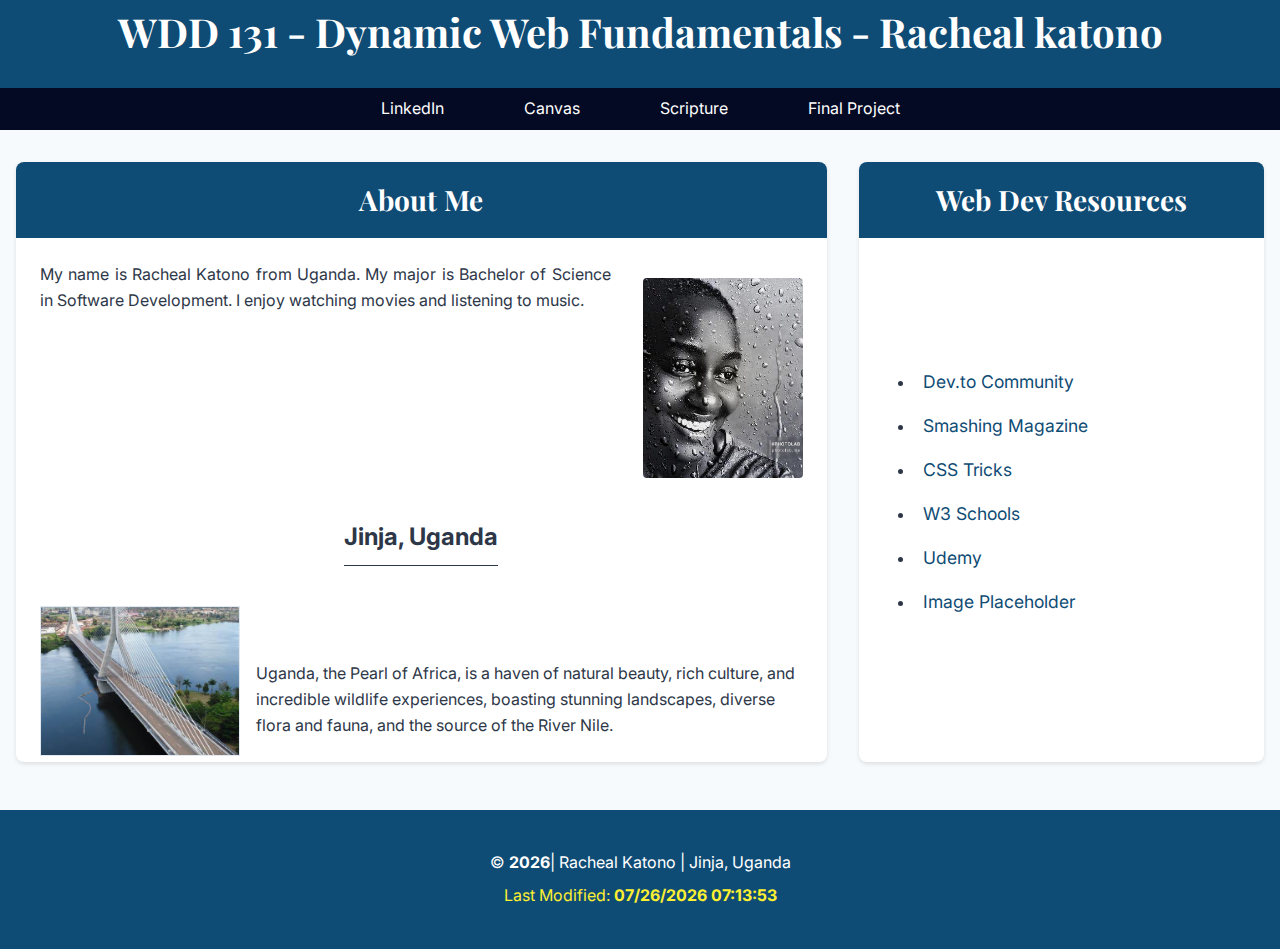
<file: index.html>
<!DOCTYPE html>
<html lang="en">

<head>
    <meta charset="UTF-8">
    <meta name="viewport" content="width=device-width, initial-scale=1.0">
    <meta name="description" content="WDD 131 - Dynamic Web Fundamentals - Learn the basics of dynamic web development with Racheal Katono. Explore resources, projects, and more.">
    <meta name="author" content="Racheal Katono">
    <title>WDD 131 - Dynamic Web Fundamentals - Racheal Katono</title>
    <link rel="preconnect" href="https://fonts.googleapis.com">
    <link rel="preconnect" href="https://fonts.gstatic.com" crossorigin>
    <link href="https://fonts.googleapis.com/css2?family=Inter:wght@400;500;600;700&family=Playfair+Display:wght@700&display=swap" rel="stylesheet">
    <link rel="stylesheet" href="styles/base.css">
    <script src="scripts/getdates.js" defer></script>
</head>

<body>
    <header>
        <h1>WDD 131 - Dynamic Web Fundamentals - Racheal katono<span class="highlight"></span></h1>
        <nav>
            
                <a href="https://www.linkedin.com/in/racheal-katono-72b080345" target="_blank">LinkedIn</a>
                <a href="https://byupw.instructure.com" target="_blank">Canvas</a>
                <a href="https://www.churchofjesuschrist.org/study/scriptures" target="_blank">Scripture</a>
                <a href="/final-project/">Final Project</a>
        
        </nav>
    </header>

    <main>
        <div class="card about-section">
            <h2>About Me</h2>
            <div class="about-content">
                <div class="about-text">
                    <p>My name is Racheal Katono from Uganda. My major is Bachelor of Science in Software Development. I enjoy watching movies and listening to music.</p>
                </div>
                <div class="profile-photo">
                    <img src="images/profile.jpg" alt="Profile Photo" class="profile-photo-img">
                </div>
            </div>
            
            <div class="location-info">
                <h3>Jinja, Uganda</h3>
                <div class="location-details">
                    <div class="picture-container">
                        <img src="images/R.nile-Bridge.jpeg" alt="River Nile Bridge" class="picture-img">
                        <p class="picture-caption">Bridge on River Nile</p>
                    </div>
                    <div class="location-content">
                        <p>Uganda, the Pearl of Africa, is a haven of natural beauty, rich culture, and incredible wildlife experiences, boasting stunning landscapes, diverse flora and fauna, and the source of the River Nile.</p>
                    </div>
                </div>
            </div>
        </div>
    
        <div class="card resources-section">
            <h2>Web Dev Resources</h2>
            <ul>
                <li><a href="https://dev.to" target="_blank">Dev.to Community</a></li>
                <li><a href="https://www.smashingmagazine.com/" target="_blank">Smashing Magazine</a></li>
                <li><a href="https://css-tricks.com/" target="_blank">CSS Tricks</a></li>
                <li><a href="https://www.w3schools.com/" target="_blank">W3 Schools</a></li>
                <li><a href="https://www.udemy.com/" target="_blank">Udemy</a></li>
                <li><a href="https://picsum.photos/" target="_blank">Image Placeholder</a></li>
            </ul>
        </div>
    </main>
    
    <footer>
        <p>© <span id="currentyear"></span>| Racheal Katono | Jinja, Uganda</p>
        <p id="lastModified" class="header-highlight">Last Modified: <span id="last-modified-date"></span></p>
    </footer>
</body>

</html>
</file>
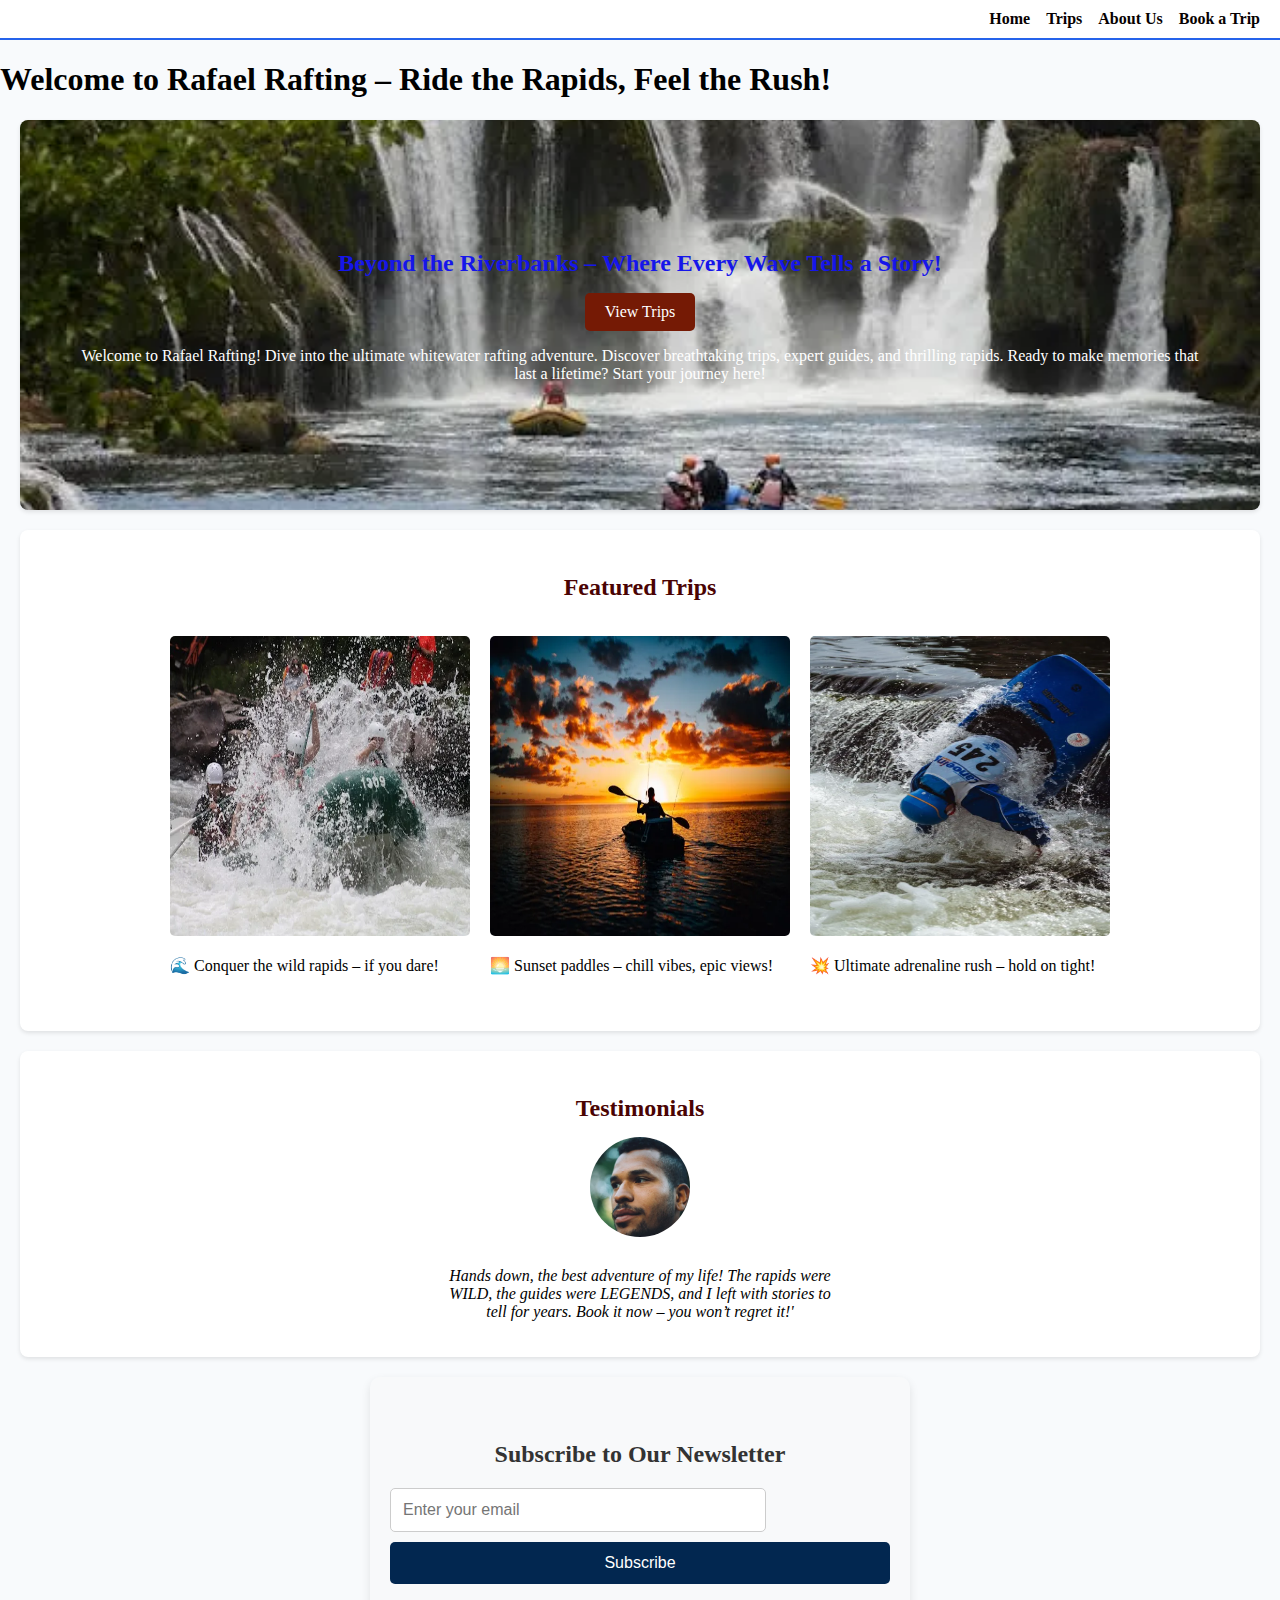
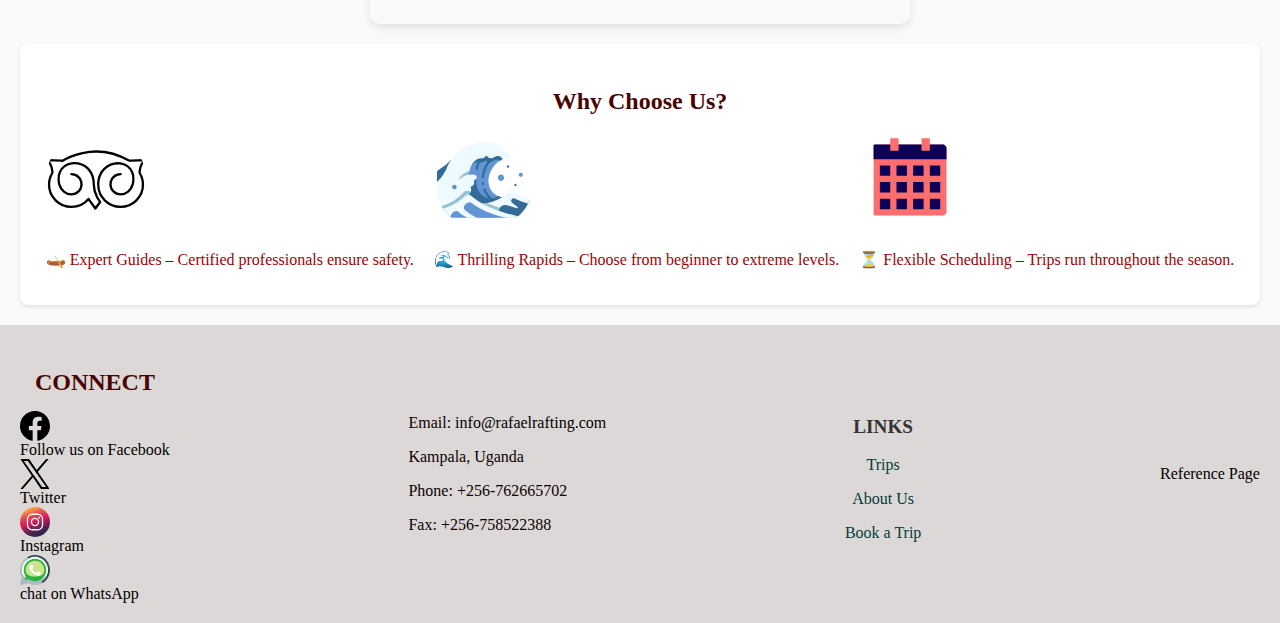
<file: Rafael-Rafting/index.html>
<!DOCTYPE html>
<html lang="en">
<head>
    <meta charset="UTF-8">
    <meta name="viewport" content="width=device-width, initial-scale=1.0">
    <meta name="description" content="Experience the thrill of whitewater rafting with Rafael Rafting! Explore breathtaking trips, expert-guided adventures, and book your next unforgettable journey today.">
    <meta name="author" content="Rachealkatono">
    <meta name="keywords" content="rafting, adventure, whitewater rafting, Nile River, guided tours">
    <link rel="preconnect" href="https://fonts.googleapis.com">
    <link rel="preconnect" href="https://fonts.gstatic.com" crossorigin>
    <link href="https://fonts.googleapis.com/css2?family=Arima:wght@100..700&family=Nunito:ital,wght@0,200..1000;1,200..1000&family=Playfair+Display:ital,wght@0,400..900;1,400..900&family=Poppins:ital,wght@0,400;0,700;1,500&display=swap" rel="stylesheet">
    <link rel="icon" href="images/favicon.ico">
    <link rel="stylesheet" href="styles/styles.css">
    <title>Welcome to Rafael Rafting – Ride the Rapids, Feel the Rush!</title>
</head>
<body>
    <header class="header">
        <nav>
            <button id="hamburger">☰</button>
            <div id="navMenu" class="nav-menu">
                <a href="index.html">Home</a>
                <a href="trips.html">Trips</a>
                <a href="about-us.html">About Us</a>
                <a href="book.html">Book a Trip</a>
                
            </div>
        </nav>
    </header>

    <main>
        <h1>Welcome to Rafael Rafting – Ride the Rapids, Feel the Rush!</h1>
        <section class="hero">
            <div class="hero-content">
                <h2>Beyond the Riverbanks – Where Every Wave Tells a Story!</h2>
                <a href="trips.html" class="cta-button">View Trips</a>
                <p>Welcome to Rafael Rafting! Dive into the ultimate whitewater rafting adventure. Discover breathtaking trips, expert guides, and thrilling rapids. Ready to make memories that last a lifetime? Start your journey here!</p>
            </div>
        </section>

        <!-- Featured Trips Section -->
        <section class="featured-tours">
            <h3>Featured Trips</h3>
            <div class="tour-grid" id="tour-grid">
                <!-- JavaScript dynamically rotates featured trips -->
            </div>
        </section>

        <!-- Testimonials Section -->
        <section class="testimonials">
            <h3>Testimonials</h3>
            <div id="testimonial-slider">
                <img id="testimonial-image" src="images/" alt="Client testimonial">
                <p id="testimonial-text"></p>
            </div>
        </section>

        <!-- Newsletter Signup Section -->
        <section class="newsletter">
            <h3>Subscribe to Our Newsletter</h3>
            <form id="newsletter-form">
                <input type="email" id="email" placeholder="Enter your email" required>
                <button type="submit">Subscribe</button>
            </form>
        </section>
         <!-- Why Choose Us Section -->
         <section class="why-choose-us">
            <h3>Why Choose Us?</h3>
            <div class="features">
                <div class="feature"><img src="images/guide.svg" alt="Guide" loading="lazy">
                    <p>🛶 Expert Guides – Certified professionals ensure safety.</p></div>
                <div class="feature"><img src="images/rapids.svg" alt="Rapids" loading="lazy">
                    <p>🌊 Thrilling Rapids – Choose from beginner to extreme levels.</p></div>
                <div class="feature"><img src="images/schedule.svg" alt="Schedule" loading="lazy">
                    <p>⏳ Flexible Scheduling – Trips run throughout the season.</p></div>
            </div>
        </section>
    </main>

    <!-- Footer -->
    <footer>
        <div class="social-media">
            <h3>CONNECT</h3>
            <a href="https://www.facebook.com/login"><img src="images/facebook.svg" alt="Follow us on Facebook" loading="lazy">Follow us on Facebook</a>
            <a href="https://x.com/"><img src="images/twitter.svg" alt="Twitter" loading="lazy">Twitter</a>
            <a href="https://www.instagram.com/"><img src="images/instagram.svg" alt="Instagram" loading="lazy">Instagram</a>
            <a href="https://web.whatsapp.com"><img src="images/whatsapp.svg" alt=" chat on WhatsApp" loading="lazy">chat on WhatsApp</a>
        </div>
        <div class="footer-info">
            <p>Email: <a href="mailto:info@rafaelrafting.com">info@rafaelrafting.com</a></p>
            <p>Kampala, Uganda</p>
            <p>Phone: +256-762665702</p>
            <p>Fax: +256-758522388</p>
        </div>
        <div class="footer-links">
            <h3>LINKS</h3>
            <a href="trips.html">Trips</a>
            <a href="about-us.html">About Us</a>
            <a href="book.html">Book a Trip</a>
        </div>
        <p><a href="references.html">Reference Page</a></p>
    </footer>
    <script defer src="scripts/index.js"></script>
</body>
</html>
</file>
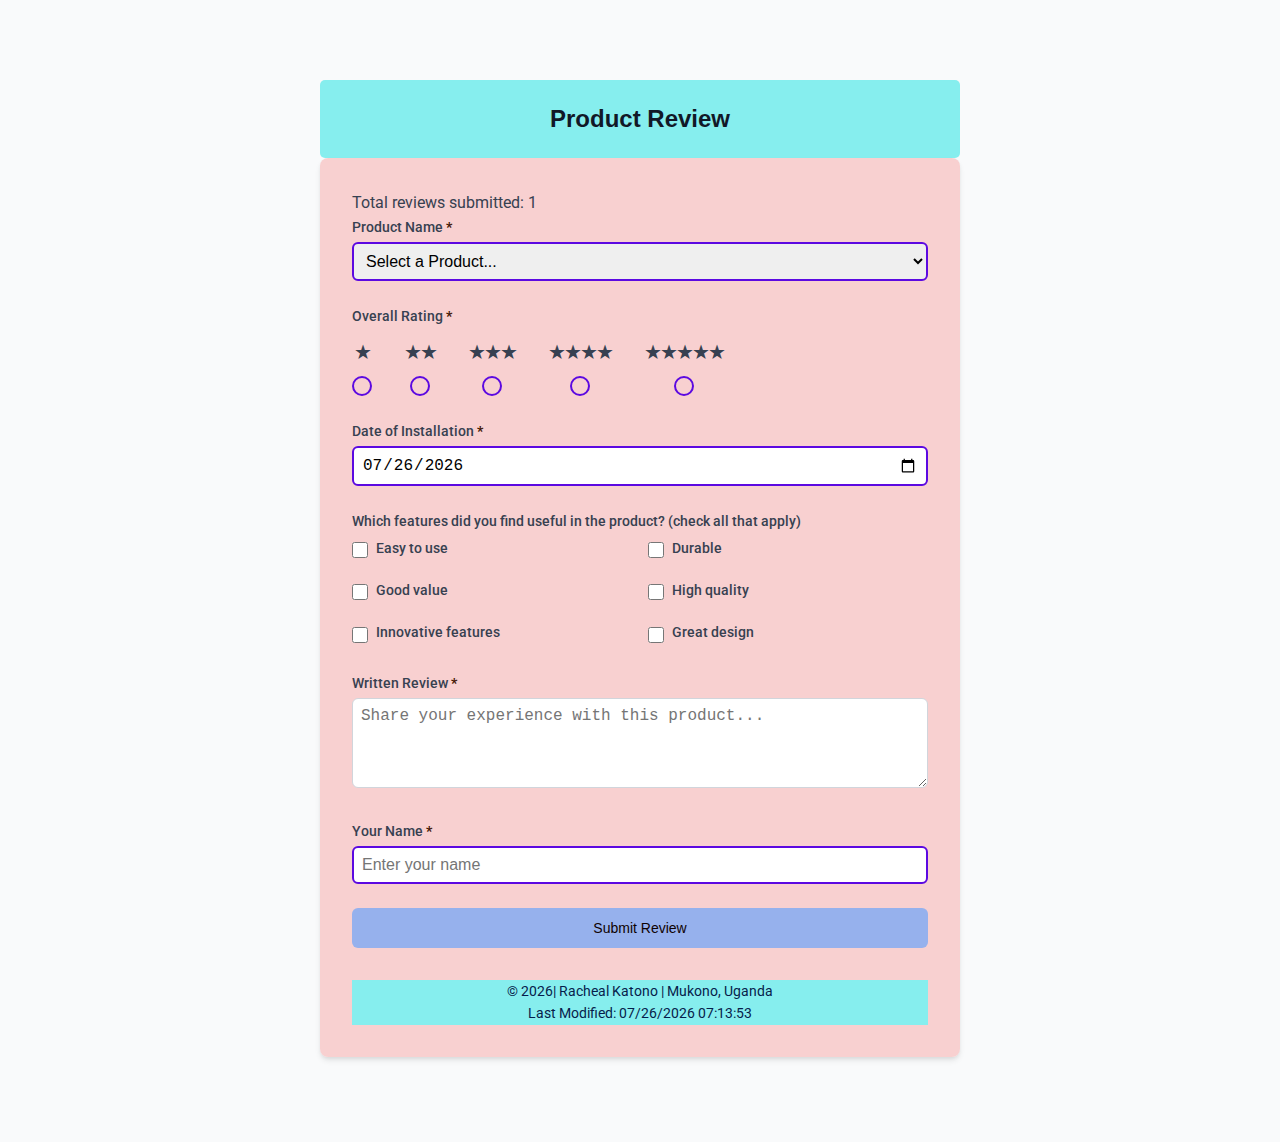
<file: form.html>
<!DOCTYPE html>
<html lang="en">
<head>
    <meta charset="UTF-8">
    <meta name="viewport" content="width=device-width, initial-scale=1.0">
    <meta name="description" content="Uganda, the Pearl of Africa, is known for its breathtaking landscapes, diverse wildlife, and rich cultural heritage.">
    <meta name="author" content="Racheal Katono">
    <link rel="preconnect" href="https://fonts.googleapis.com">
    <link rel="preconnect" href="https://fonts.gstatic.com" crossorigin>
    <link href="https://fonts.googleapis.com/css2?family=Roboto:wght@400;700&display=swap" rel="stylesheet">
    <title>Product Review Form</title>
    <link rel="stylesheet" href="styles/form.css">
</head>
<body>
    <div class="container">
        
    <div class="header">
        <h1>Product Review</h1>
    </div>
    
    <div id="reviewForm" class="form-container">
        <p id="reviewCount">Total reviews submitted: 0</p>
        
        <form method="get" action="review.html" id="productReviewForm">
                
            <!-- Product Selection -->
            <div class="form-group">
                <label for="product">Product Name <span class="required">*</span></label>
                <select id="product" name="product" required>
                    <option value="" disabled selected>Select a Product...</option>
                </select>
            </div>

            <!-- Rating -->
            <div class="form-group">
                <label>Overall Rating <span class="required">*</span></label>
                <div class="rating-container">
                    <div class="rating-option">
                        <div class="rating-stars">★</div>
                        <input type="radio" name="rating" value="1" required class="rating-radio" id="rating1">
                    </div>
                    <div class="rating-option">
                        <div class="rating-stars">★★</div>
                        <input type="radio" name="rating" value="2" required class="rating-radio" id="rating2">
                    </div>
                    <div class="rating-option">
                        <div class="rating-stars">★★★</div>
                        <input type="radio" name="rating" value="3" required class="rating-radio" id="rating3">
                    </div>
                    <div class="rating-option">
                        <div class="rating-stars">★★★★</div>
                        <input type="radio" name="rating" value="4" required class="rating-radio" id="rating4">
                    </div>
                    <div class="rating-option">
                        <div class="rating-stars">★★★★★</div>
                        <input type="radio" name="rating" value="5" required class="rating-radio" id="rating5">
                    </div>
                </div>
            </div>

            <!-- Date of Installation -->
            <div class="form-group">
                <label for="installDate">Date of Installation <span class="required">*</span></label>
                <input type="date" id="installDate" name="installDate" required>
            </div>

            <!-- Useful Features -->
            <div class="form-group">
                <label>Which features did you find useful in the product? (check all that apply)</label>
                <div class="features-grid" id="featuresContainer">
                    <div class="feature-item">
                        <input type="checkbox" id="easy-to-use" name="features" value="Easy to use" required>
                        <label for="easy-to-use">Easy to use</label>
                    </div>
                    <div class="feature-item">
                        <input type="checkbox" id="durable" name="features" value="Durable" required>
                        <label for="durable">Durable</label>
                    </div>
                    <div class="feature-item">
                        <input type="checkbox" id="good-value" name="features" value="Good value" required>
                        <label for="good-value">Good value</label>
                    </div>
                    <div class="feature-item">
                        <input type="checkbox" id="high-quality" name="features" value="High quality" required>
                        <label for="high-quality">High quality</label>
                    </div>
                    <div class="feature-item">
                        <input type="checkbox" id="innovative-features" name="features" value="Innovative features" required>
                        <label for="innovative-features">Innovative features</label>
                    </div>
                    <div class="feature-item">
                        <input type="checkbox" id="great-design" name="features" value="Great design" required>
                        <label for="great-design">Great design</label>
                    </div>
                </div>
            </div>

            <!-- Written Review -->
            <div class="form-group">
                <label for="review">Written Review <span class="required">*</span></label>
                <textarea id="review" name="review" rows="4" placeholder="Share your experience with this product..." autocomplete="off" required></textarea>
            </div>

            <!-- User Name -->
            <div class="form-group">
                <label for="userName">Your Name <span class="required">*</span></label>
                <input type="text" id="userName" name="userName" placeholder="Enter your name" autocomplete="name" required>
            </div>

            <!-- Submit Button -->
            <button type="submit" class="submit-btn">Submit Review</button>
        </form>
                
        <footer>
            <p>© <span id="currentyear"></span>| Racheal Katono | Mukono, Uganda</p>
            <p id="lastModified" class="header-highlight">Last Modified: <span id="last-modified-date"></span></p>
        </footer>
    </div>
</div>

<script src="scripts/form.js" defer></script>
</body>
</html>
</file>
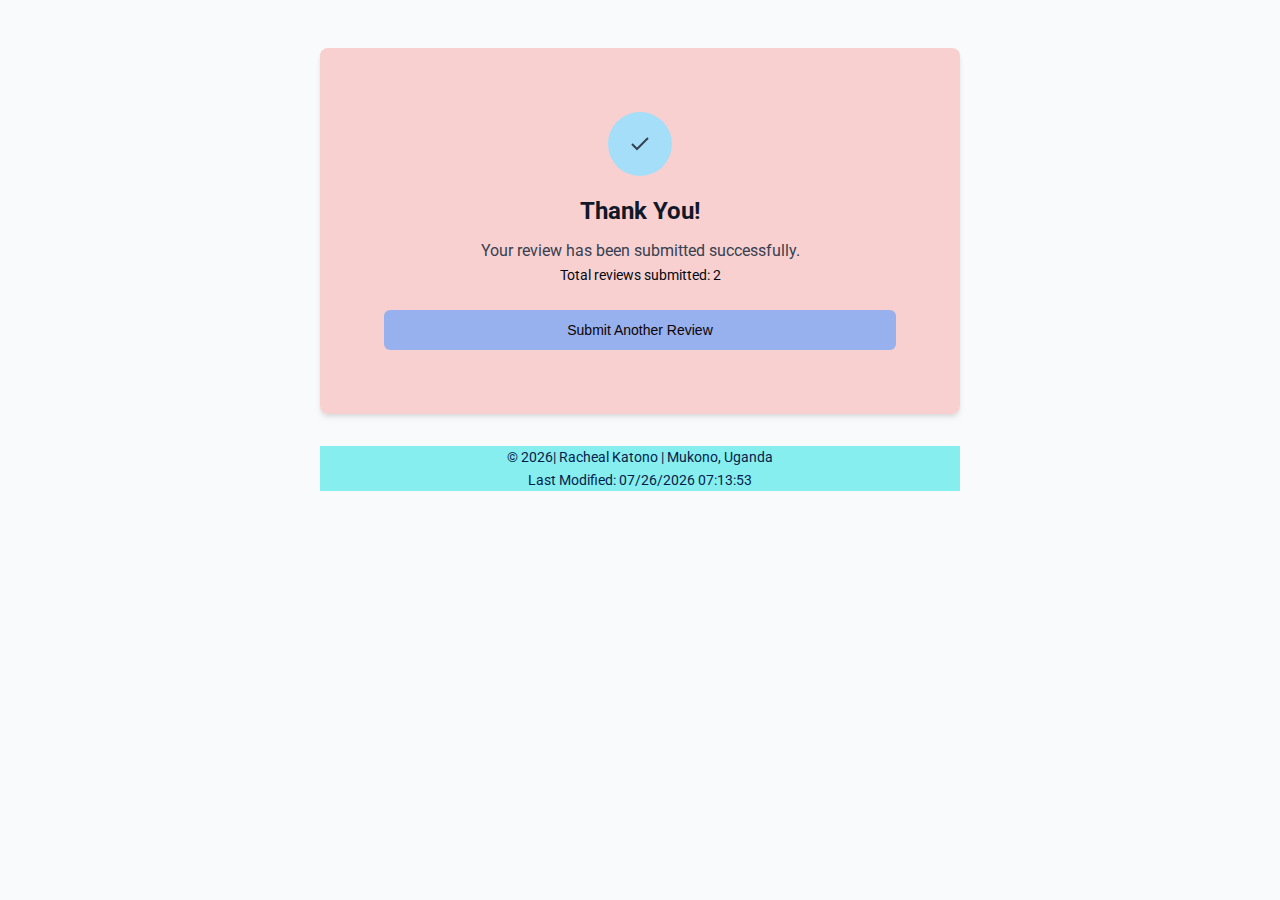
<file: review.html>
<!DOCTYPE html>
<html lang="en">
<head>
    <meta charset="UTF-8">
    <meta name="viewport" content="width=device-width, initial-scale=1.0">
    <meta name="description" content="Uganda, the Pearl of Africa, is known for its breathtaking landscapes, diverse wildlife, and rich cultural heritage.">
    <meta name="author" content="Racheal Katono">
    <link rel="preconnect" href="https://fonts.googleapis.com">
    <link rel="preconnect" href="https://fonts.gstatic.com" crossorigin>
    <link href="https://fonts.googleapis.com/css2?family=Roboto:wght@400;700&display=swap" rel="stylesheet">
    <title>Review Form</title>
    <link rel="stylesheet" href="styles/form.css">
</head>
<body>
    <div class="container">
        <div class="form-container">
            <div class="confirmation">
                <div class="confirmation-icon">
                    <svg width="24" height="24" viewBox="0 0 24 24" fill="none" stroke="currentColor" stroke-width="2">
                        <path d="M20 6L9 17l-5-5"></path>
                    </svg>
                </div>
                <h2>Thank You!</h2>
                <p>Your review has been submitted successfully.</p>
                <p class="review-count" id="reviewCount"></p>
                <button onclick="window.location.href='form.html'" class="submit-btn">Submit Another Review</button>
                
            </div>
        </div>
        <footer>
            <p>© <span id="currentyear"></span>| Racheal Katono | Mukono, Uganda</p>
            <p id="lastModified" class="header-highlight">Last Modified: <span id="last-modified-date"></span></p>
        </footer>
    </div>
    

    <script src="scripts/review.js" defer></script>
</body>
</html>
</file>
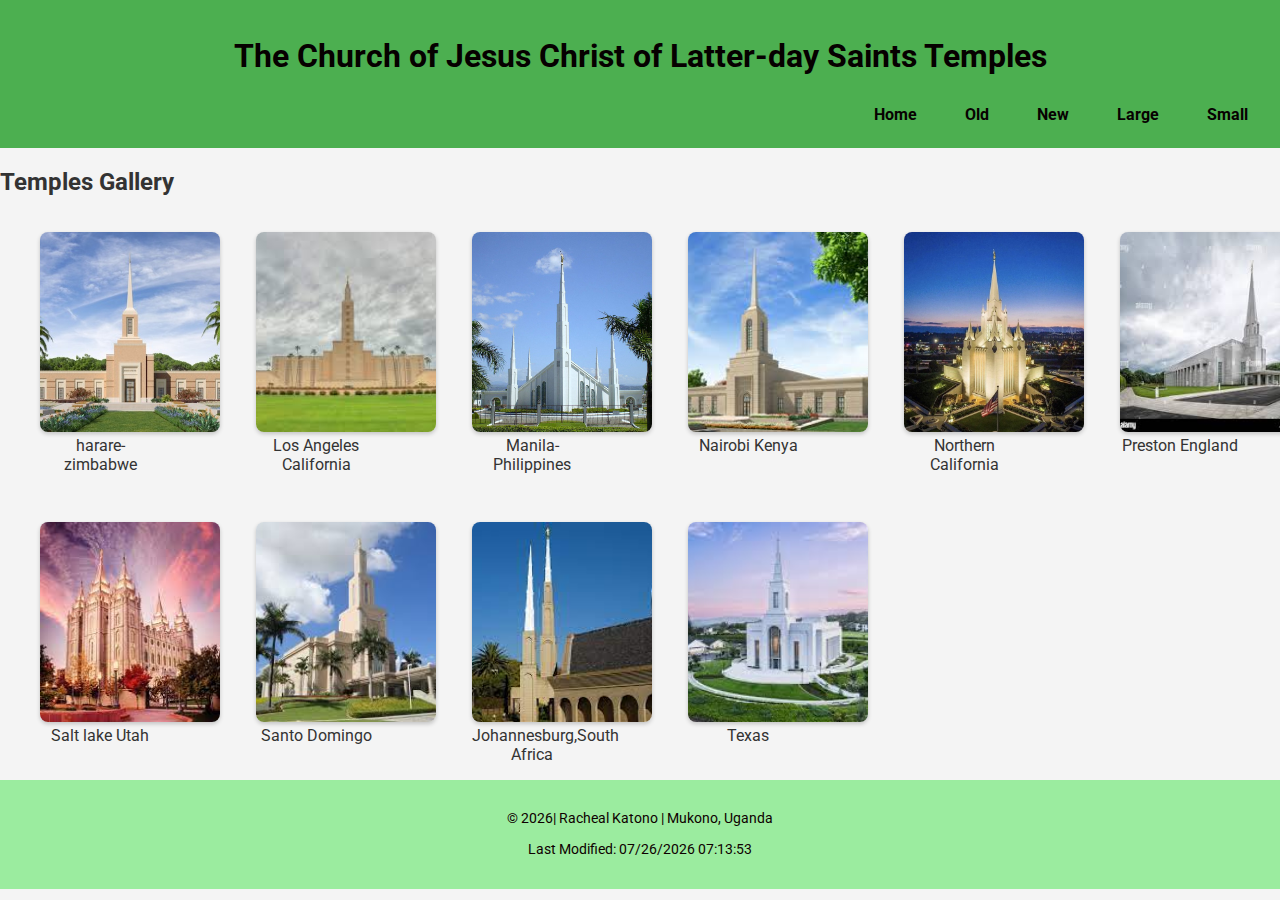
<file: temples.html>
<!DOCTYPE html>
<html lang="en">

<head>
    <meta charset="UTF-8">
    <meta name="viewport" content="width=device-width, initial-scale=1.0">
    <meta name="description" content="WDD 131 - Dynamic Web Fundamentals - Learn the basics of dynamic web development with Racheal Katono. Explore resources, projects, and more.">
    <meta name="author" content="Racheal Katono">
    <title>The Church of Jesus Christ of Latter-day Saints Temples</title>
    <link rel="preconnect" href="https://fonts.googleapis.com">
    <link rel="preconnect" href="https://fonts.gstatic.com" crossorigin>
    <link rel="stylesheet" href="styles/temples.css">
    <link rel="stylesheet" href="styles/temples-large.css">
    <link href="https://fonts.googleapis.com/css2?family=Roboto:wght@400;700&display=swap" rel="stylesheet">
    <script src="scripts/temples.js" defer></script>
</head>

<body>
    <header>
        <h1>The Church of Jesus Christ of Latter-day Saints Temples</h1>
        <button id="hamburger">☰</button>
        <nav id="navMenu" class="nav-menu">
            <a href="#">Home</a>
            <a href="#">Old</a>
            <a href="#">New</a>
            <a href="#">Large</a>
            <a href="#">Small</a>
        </nav>
    </header>    
    <main>
        <h2>Temples Gallery</h2>
        <section class="gallery">
            <figure>
                <img src="images/harare-zimbabwe-temple.jpg" alt="Temple 1">
                <figcaption>harare-zimbabwe</figcaption>
            </figure>
            <figure>
                <img src="images/Los-Angeles-California.jpg" alt="Temple 2">
                <figcaption>Los Angeles California</figcaption>
            </figure>
            <figure>
                <img src="images/Manila-Philippines.jpg" alt="Temple 3">
                <figcaption>Manila-Philippines</figcaption>
            </figure>
            <figure>
                <img src="images/Nairobi-kenya.jpg" alt="Temple 4">
                <figcaption>Nairobi Kenya</figcaption>
            </figure>
            <figure>
                <img src="images/Northern-california.jpg" alt="Temple 5">
                <figcaption>Northern California</figcaption>
            </figure>
            <figure>
                <img src="images/Preston-England.jpg" alt="Temple 6">
                <figcaption>Preston England</figcaption>
            </figure>
            <figure>
                <img src="images/salt-lake-Utah.jpg" alt="Temple 7">
                <figcaption>Salt lake Utah</figcaption>
            </figure>
            <figure>
                <img src="images/Santo-Domingo.jpg" alt="Temple 8">
                <figcaption>Santo Domingo</figcaption>
            </figure>
            <figure>
                <img src="images/South-Africa,Johannesburg.jpg" alt="Temple 9">
                <figcaption>Johannesburg,South Africa</figcaption>
            </figure>
            <figure>
                <img src="images/Texas.jpg" alt="Temple 10">
                <figcaption>Texas</figcaption>
            </figure>
        </section>
    </main>

    <footer>
        <p>© <span id="currentyear"></span>| Racheal Katono | Mukono, Uganda</p>
        <p id="lastModified" class="header-highlight">Last Modified: <span id="last-modified-date"></span></p>
    </footer>
</body>

</html>
</file>
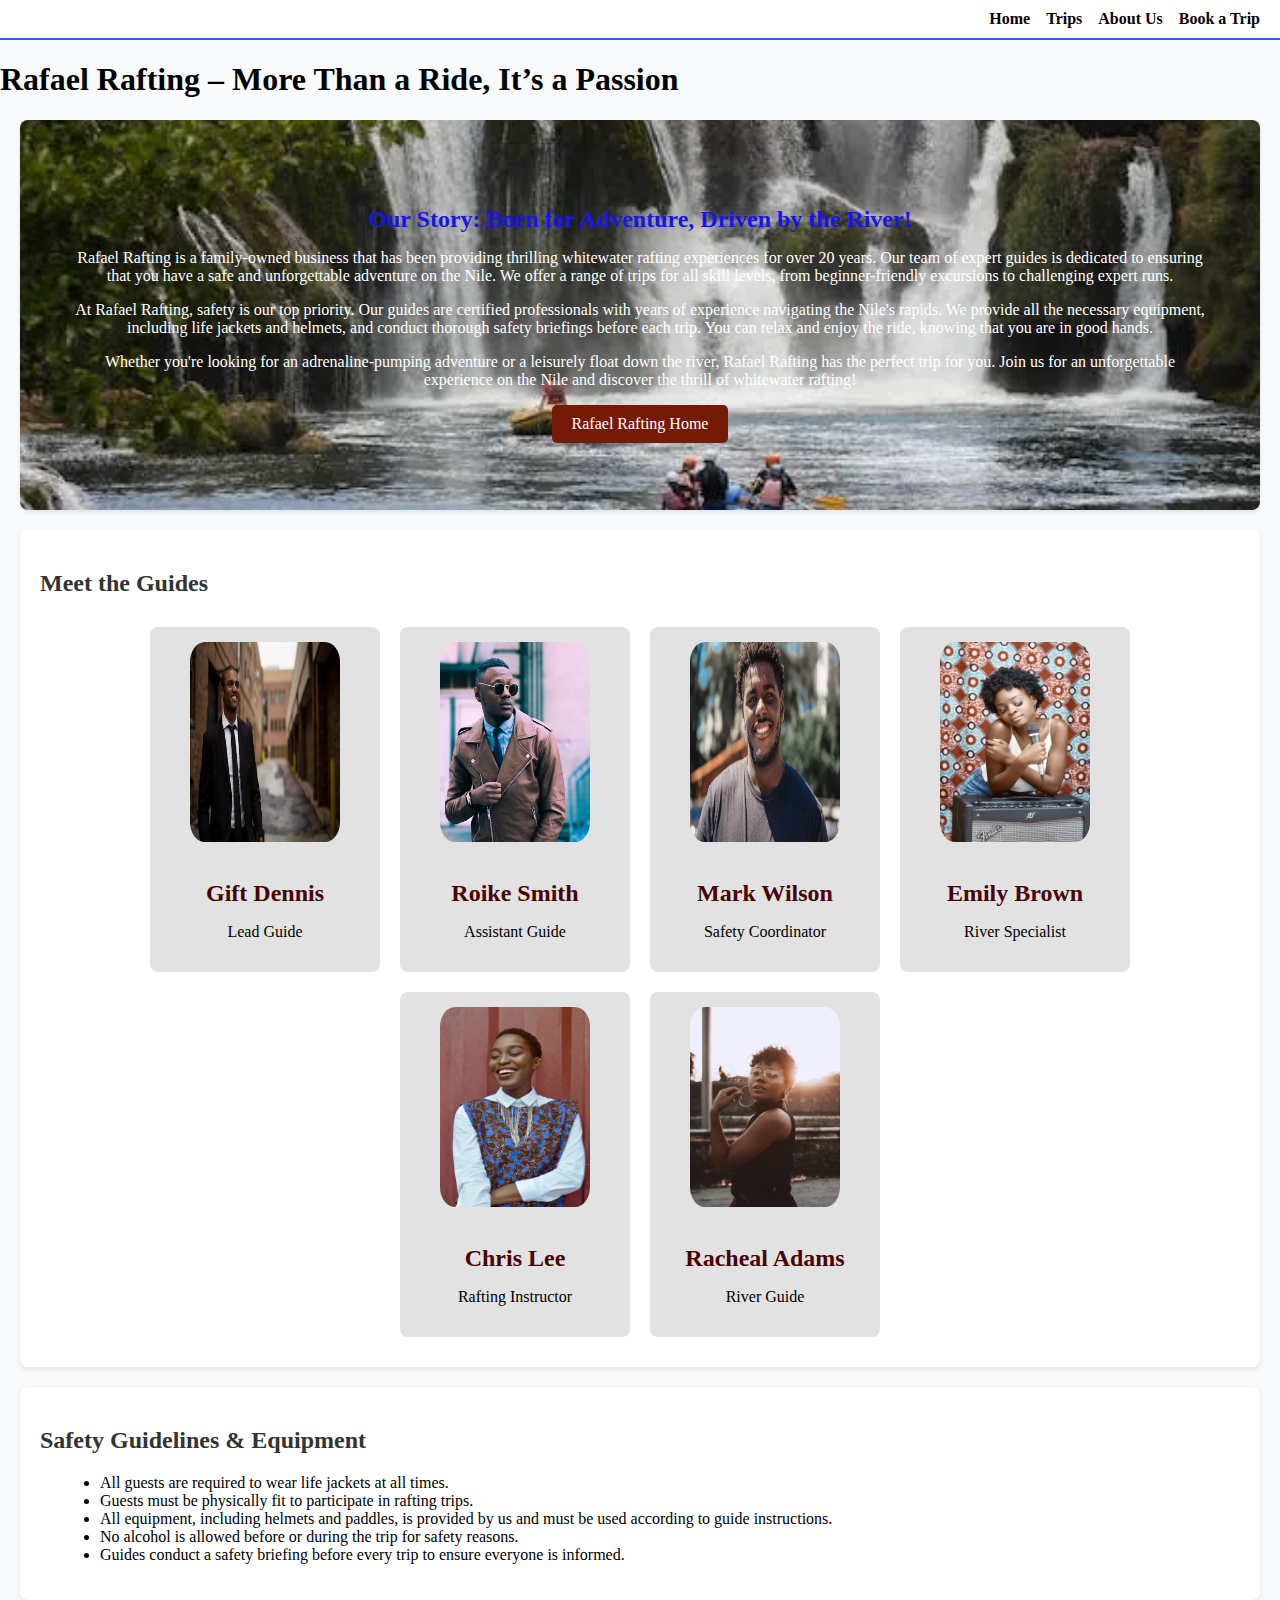
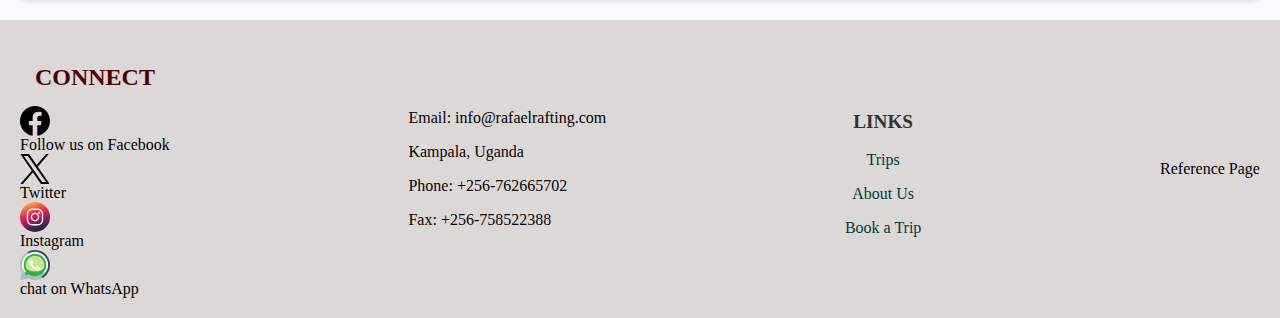
<file: Rafael-Rafting/about-us.html>
<!DOCTYPE html>
<html lang="en">
<head>
    <meta charset="UTF-8">
    <meta name="viewport" content="width=device-width, initial-scale=1.0">
    <meta name="description" content="Discover the story behind Rafael Rafting. Meet our expert guides, explore our safety standards, and learn why we are the best whitewater rafting experience on the Nile.">
    <meta name="author" content="Rachealkatono">
    <link rel="preconnect" href="https://fonts.googleapis.com">
    <link rel="preconnect" href="https://fonts.gstatic.com" crossorigin>
    <link href="https://fonts.googleapis.com/css2?family=Arima:wght@100..700&family=Nunito:ital,wght@0,200..1000;1,200..1000&family=Playfair+Display:ital,wght@0,400..900;1,400..900&family=Poppins:ital,wght@0,400;0,700;1,500&display=swap" rel="stylesheet">
    <link rel="icon" href="images/favicon.ico">
    <link rel="stylesheet" href="styles/styles.css">
    <title>Rafael Rafting – More Than a Ride, It’s a Passion!</title>
</head>
<body>
    <header class="header">
        <nav>
            <button id="hamburger">☰</button>
            <div id="navMenu" class="nav-menu">
                <a href="index.html">Home</a>
                <a href="trips.html">Trips</a>
                <a href="about-us.html">About Us</a>
                <a href="book.html">Book a Trip</a>
                
            </div>
        </nav>
    </header>

    <main>
        <h1>Rafael Rafting – More Than a Ride, It’s a Passion</h1>
        <section class="hero">
            <div class="hero-content">
                <h2>Our Story: Born for Adventure, Driven by the River!</h2>
                <p>Rafael Rafting is a family-owned business that has been providing thrilling whitewater rafting experiences for over 20 years. Our team of expert guides is dedicated to ensuring that you have a safe and unforgettable adventure on the Nile. We offer a range of trips for all skill levels, from beginner-friendly excursions to challenging expert runs.</p>
                <p>At Rafael Rafting, safety is our top priority. Our guides are certified professionals with years of experience navigating the Nile's rapids. We provide all the necessary equipment, including life jackets and helmets, and conduct thorough safety briefings before each trip. You can relax and enjoy the ride, knowing that you are in good hands.</p>
                <p>Whether you're looking for an adrenaline-pumping adventure or a leisurely float down the river, Rafael Rafting has the perfect trip for you. Join us for an unforgettable experience on the Nile and discover the thrill of whitewater rafting!</p>
                <a href="index.html" class="cta-button">Rafael Rafting Home</a>
            </div>
        </section>
        
        <section id="meet-the-guides">
            <h2>Meet the Guides</h2>
            <div class="team">
                <!-- Guide 1 -->
                <div class="team-member" onclick="toggleDetails('guide1-details')">
                    <img src="images/dennis.webp" alt="Gift Dennis - Lead Guide" loading="lazy">
                    <h3>Gift Dennis</h3>
                    <p>Lead Guide</p>
                    <div id="guide1-details" class="details">
                        <p>Gift has been rafting for over 10 years. He loves the thrill of the river and enjoys sharing his passion for the outdoors with guests.</p>
                    </div>
                </div>
        
                <!-- Guide 2 -->
                <div class="team-member" onclick="toggleDetails('guide2-details')">
                    <img src="images/smith.webp" alt="Roike Smith - Assistant Guide" loading="lazy">
                    <h3>Roike Smith</h3>
                    <p>Assistant Guide</p>
                    <div id="guide2-details" class="details">
                        <p>Roike is known for his friendly approach and excellent safety record. He ensures every guest feels at ease before hitting the rapids.</p>
                    </div>
                </div>
        
                <!-- Guide 3 -->
                <div class="team-member" onclick="toggleDetails('guide3-details')">
                    <img src="images/mark.webp" alt="Mark Wilson - Safety Coordinator" loading="lazy">
                    <h3>Mark Wilson</h3>
                    <p>Safety Coordinator</p>
                    <div id="guide3-details" class="details">
                        <p>Mark ensures that all safety protocols are followed and that guests are well-prepared for their rafting adventures. His expertise in first aid makes him an invaluable part of the team.</p>
                    </div>
                </div>
        
                <!-- Guide 4 -->
                <div class="team-member" onclick="toggleDetails('guide4-details')">
                    <img src="images/emilly.webp" alt="Emily Brown - River Specialist" loading="lazy">
                    <h3>Emily Brown</h3>
                    <p>River Specialist</p>
                    <div id="guide4-details" class="details">
                        <p>Emily is passionate about river ecology and shares her knowledge with guests during each trip. Her love for the river environment shines through in every tour.</p>
                    </div>
                </div>
        
                <!-- Guide 5 -->
                <div class="team-member" onclick="toggleDetails('guide5-details')"> 
                    <img src="images/chris.webp" alt="Chris Lee - Rafting Instructor" loading="lazy">
                    <h3>Chris Lee</h3>
                    <p>Rafting Instructor</p>
                    <div id="guide5-details" class="details">
                        <p>Chris has a knack for teaching new rafters the skills they need to succeed. Her patient and supportive style makes her a favorite among first-time adventurers.</p>
                    </div>
                </div>
        
                <!-- Guide 6 -->
                <div class="team-member" onclick="toggleDetails('guide6-details')">
                    <img src="images/racheal.webp" alt="Racheal Adams - River Guide" loading="lazy">
                    <h3>Racheal Adams</h3>
                    <p>River Guide</p>
                    <div id="guide6-details" class="details">
                        <p>Racheal has a background in wilderness survival and brings her expertise to each rafting trip, ensuring a safe and enjoyable experience for all.</p>
                    </div>
                </div>
        
            </div>
        </section>
          <!-- Safety Guidelines Section -->
    <section id="safety-guidelines">
        <h2>Safety Guidelines & Equipment</h2>
        <ul>
            <li>All guests are required to wear life jackets at all times.</li>
            <li>Guests must be physically fit to participate in rafting trips.</li>
            <li>All equipment, including helmets and paddles, is provided by us and must be used according to guide instructions.</li>
            <li>No alcohol is allowed before or during the trip for safety reasons.</li>
            <li>Guides conduct a safety briefing before every trip to ensure everyone is informed.</li>
        </ul>
    </section>
        
    </main>

     <!-- Footer -->
     <footer>
        <div class="social-media">
            <h3>CONNECT</h3>
            <a href="https://www.facebook.com/login"><img src="images/facebook.svg" alt="Follow us on Facebook" loading="lazy">Follow us on Facebook</a>
            <a href="https://x.com/"><img src="images/twitter.svg" alt="Twitter" loading="lazy">Twitter</a>
            <a href="https://www.instagram.com/"><img src="images/instagram.svg" alt="Instagram" loading="lazy">Instagram</a>
            <a href="https://web.whatsapp.com"><img src="images/whatsapp.svg" alt=" chat on WhatsApp" loading="lazy">chat on WhatsApp</a>
        </div>
        <div class="footer-info">
            <p>Email: <a href="mailto:info@rafaelrafting.com">info@rafaelrafting.com</a></p>
            <p>Kampala, Uganda</p>
            <p>Phone: +256-762665702</p>
            <p>Fax: +256-758522388</p>
        </div>
        <div class="footer-links">
            <h3>LINKS</h3>
            <a href="trips.html">Trips</a>
            <a href="about-us.html">About Us</a>
            <a href="book.html">Book a Trip</a>
        </div>
        <p><a href="references.html">Reference Page</a></p>
    </footer>
    <script defer src="scripts/about.js"></script>
</body>
</html>
</file>
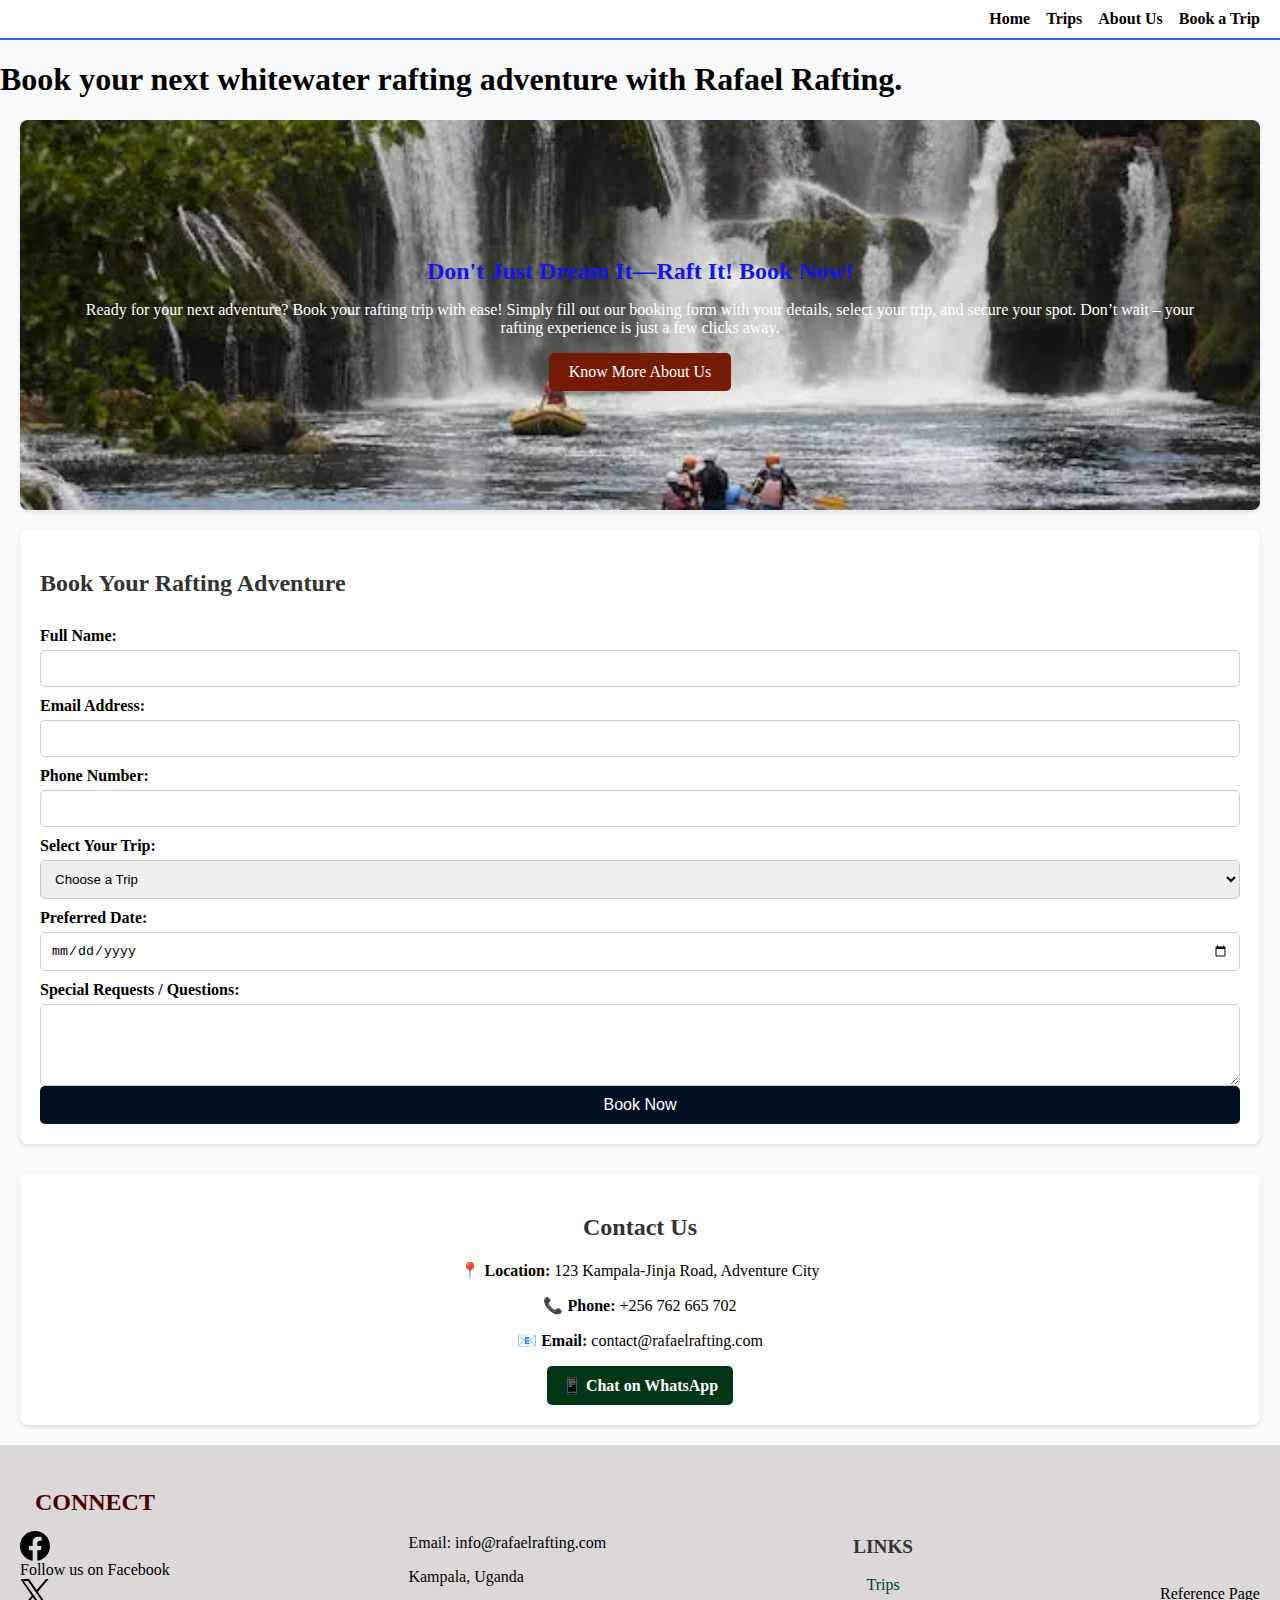
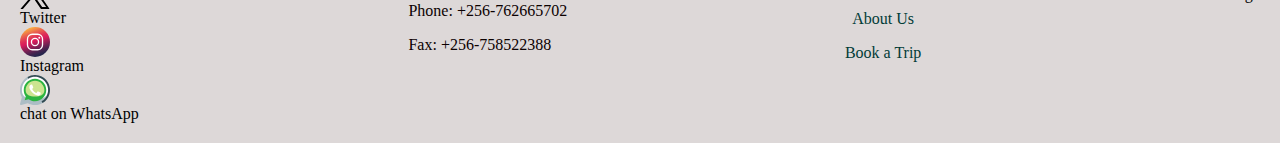
<file: Rafael-Rafting/book.html>
<!DOCTYPE html>
<html lang="en">
<head>
    <meta charset="UTF-8">
    <meta name="viewport" content="width=device-width, initial-scale=1.0">
    <meta name="description" content="Book your next whitewater rafting adventure with Rafael Rafting. Secure your spot today with our easy online booking system and get ready for an unforgettable experience!">
    <meta name="author" content="Rachealkatono">
    <link rel="preconnect" href="https://fonts.googleapis.com">
    <link rel="preconnect" href="https://fonts.gstatic.com" crossorigin>
    <link href="https://fonts.googleapis.com/css2?family=Arima:wght@100..700&family=Nunito:ital,wght@0,200..1000;1,200..1000&family=Playfair+Display:ital,wght@0,400..900;1,400..900&family=Poppins:ital,wght@0,400;0,700;1,500&display=swap" rel="stylesheet">
    <link rel="icon" href="images/favicon.ico">
    <link rel="stylesheet" href="styles/styles.css">
    <title>Book your next whitewater rafting adventure with Rafael Rafting.</title>
</head>
<body>
    <header class="header">
        <nav>
            <button id="hamburger">☰</button>
            <div id="navMenu" class="nav-menu">
                <a href="index.html">Home</a>
                <a href="trips.html">Trips</a>
                <a href="about-us.html">About Us</a>
                <a href="book.html">Book a Trip</a>
               
            </div>
        </nav>
    </header>

    <main>
        <h1>Book your next whitewater rafting adventure with Rafael Rafting.</h1>
        <section class="hero">
            <div class="hero-content">
                <h2>Don't Just Dream It—Raft It! Book Now!</h2>
            <p>Ready for your next adventure? Book your rafting trip with ease! Simply fill out our booking form with your details, select your trip, and secure your spot. Don’t wait – your rafting experience is just a few clicks away.</p>
                <a href="about-us.html" class="cta-button">Know More About Us</a>
            </div>
        </section>
         <!-- Booking Form Section -->
         <section id="booking">
            <h2>Book Your Rafting Adventure</h2>
            <form id="booking-form">
                <label for="fullName">Full Name:</label>
                <input type="text" id="fullName" name="fullName" required minlength="3">

                <label for="email">Email Address:</label>
                <input type="email" id="email" name="email" required>

                <label for="phone">Phone Number:</label>
                <input type="tel" id="phone" name="phone" pattern="[0-9]{10,15}"  required>

                <label for="trip">Select Your Trip:</label>
                <select id="trip" name="trip">
                    <option value="Choose a Trip" selected disabled>Choose a Trip</option>  
                    <option value="River Rush">River Rush</option>
                    <option value="Extreme Rapids">Extreme Rapids</option>
                    <option value="Family Fun Float">Family Fun Float</option>
                </select>

                <label for="date">Preferred Date:</label>
                <input type="date" id="date" name="date" required>

                <label for="requests">Special Requests / Questions:</label>
                <textarea id="requests" name="requests" rows="4"></textarea>

                <button type="submit">Book Now</button>
            </form>
        </section>

        <!-- Contact Info Section -->
        <section id="contact-info">
            <h2>Contact Us</h2>
            <p><strong>📍 Location:</strong> 123 Kampala-Jinja Road, Adventure City</p>
            <p><strong>📞 Phone:</strong> +256 762 665 702</p>
            <p><strong>📧 Email:</strong> contact@rafaelrafting.com</p>
            <a href="https://wa.me/+256762665702" class="whatsapp-button">📱 Chat on WhatsApp</a>
        </section>

       
    </main>

    <!-- Footer -->
    <footer>
        <div class="social-media">
            <h3>CONNECT</h3>
            <a href="https://www.facebook.com/login"><img src="images/facebook.svg" alt="Follow us on Facebook" loading="lazy">Follow us on Facebook</a>
            <a href="https://x.com/"><img src="images/twitter.svg" alt="Twitter" loading="lazy">Twitter</a>
            <a href="https://www.instagram.com/"><img src="images/instagram.svg" alt="Instagram" loading="lazy">Instagram</a>
            <a href="https://web.whatsapp.com"><img src="images/whatsapp.svg" alt=" chat on WhatsApp" loading="lazy">chat on WhatsApp</a>
        </div>
        <div class="footer-info">
            <p>Email: <a href="mailto:info@rafaelrafting.com">info@rafaelrafting.com</a></p>
            <p>Kampala, Uganda</p>
            <p>Phone: +256-762665702</p>
            <p>Fax: +256-758522388</p>
        </div>
        <div class="footer-links">
            <h3>LINKS</h3>
            <a href="trips.html">Trips</a>
            <a href="about-us.html">About Us</a>
            <a href="book.html">Book a Trip</a>
        </div>
        <p><a href="references.html">Reference Page</a></p>
    </footer>
    <script src="scripts/book.js" defer></script>
</body>
</html>
</file>
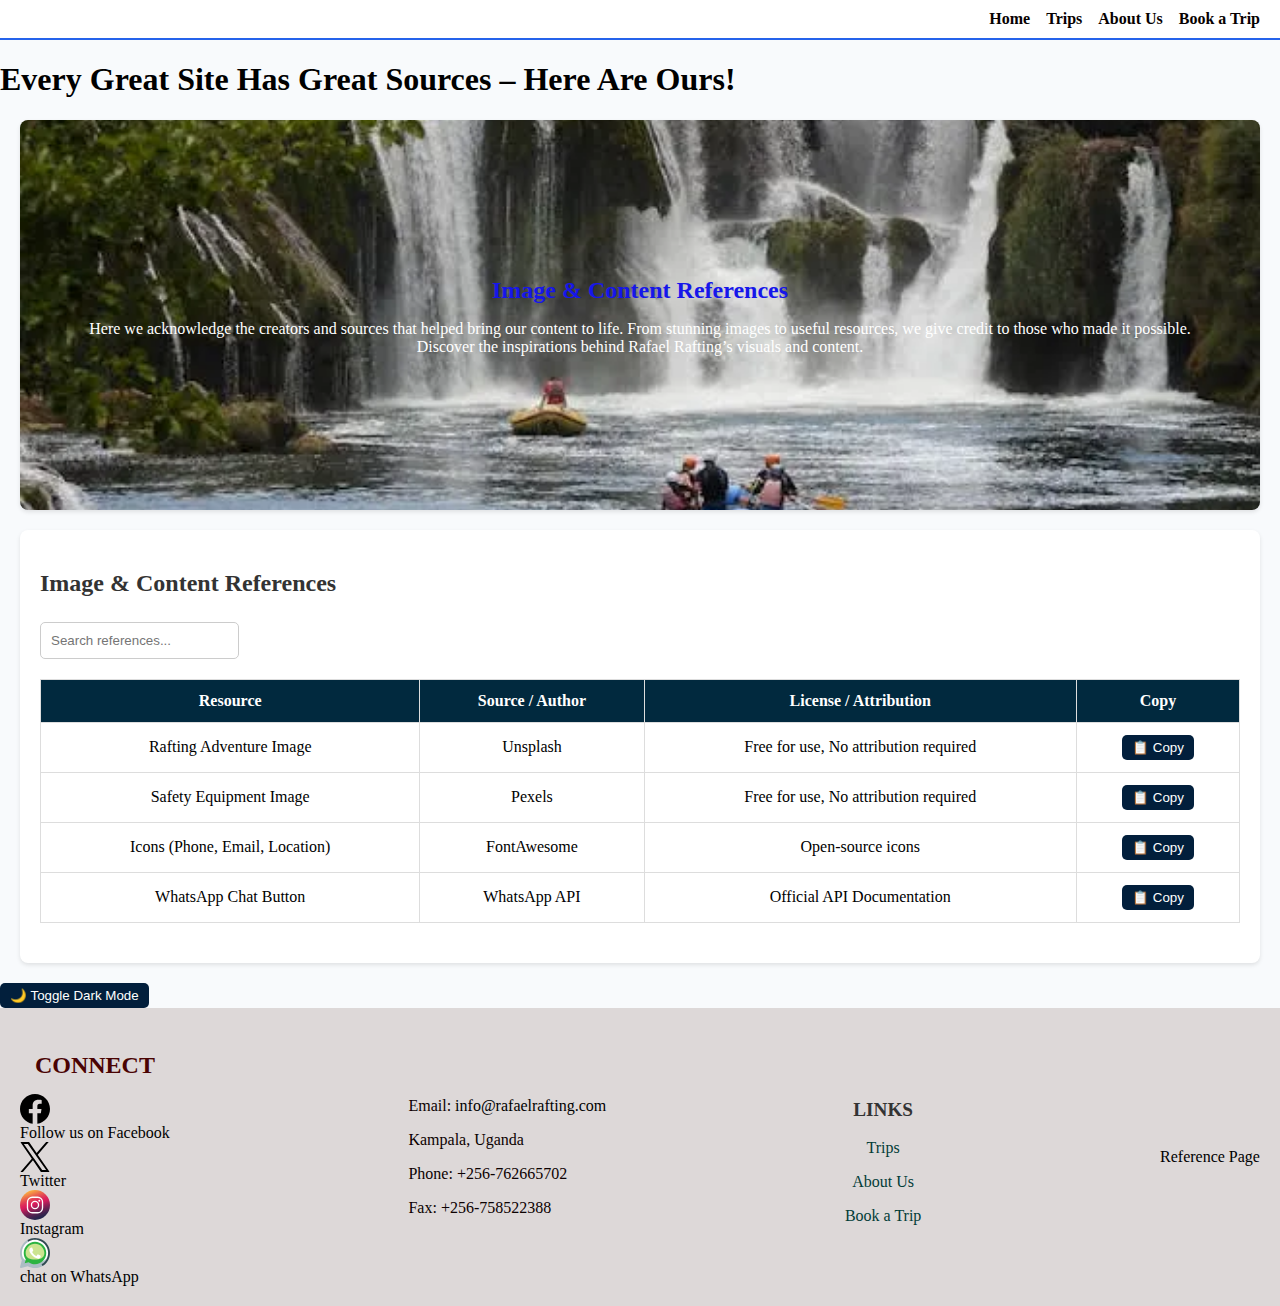
<file: Rafael-Rafting/References.html>
<!DOCTYPE html>
<html lang="en">
<head>
    <meta charset="UTF-8">
    <meta name="viewport" content="width=device-width, initial-scale=1.0">
    <meta name="description" content="Experience the thrill of whitewater rafting with Rafael Rafting! Explore breathtaking trips, expert-guided adventures, and book your next unforgettable journey today.">
    <meta name="author" content="Rachealkatono">
    <link rel="preconnect" href="https://fonts.googleapis.com">
    <link rel="preconnect" href="https://fonts.gstatic.com" crossorigin>
    <link href="https://fonts.googleapis.com/css2?family=Arima:wght@100..700&family=Nunito:ital,wght@0,200..1000;1,200..1000&family=Playfair+Display:ital,wght@0,400..900;1,400..900&family=Poppins:ital,wght@0,400;0,700;1,500&display=swap" rel="stylesheet">
    <link rel="icon" href="images/favicon.ico">
    <link rel="stylesheet" href="styles/styles.css">
    <title>Every Great Site Has Great Sources – Here Are Ours!</title>
</head>
<body>
    <header class="header">
        <nav>
            <button id="hamburger">☰</button>
            <div id="navMenu" class="nav-menu">
                <a href="index.html">Home</a>
                <a href="trips.html">Trips</a>
                <a href="about-us.html">About Us</a>
                <a href="book.html">Book a Trip</a>
                
            </div>
        </nav>
    </header>

    <main>
        <h1>Every Great Site Has Great Sources – Here Are Ours!</h1>
        <section class="hero">
            <div class="hero-content">
                <h2>Image & Content References</h2>
                <p>Here we acknowledge the creators and sources that helped bring our content to life. From stunning images to useful resources, we give credit to those who made it possible. Discover the inspirations behind Rafael Rafting’s visuals and content.</p>
            
            </div>
        </section>
        <section>
            <h2>Image & Content References</h2>
            <input type="text" id="searchBar" placeholder="Search references..." onkeyup="searchReferences()">
            
            <table id="referencesTable">
                <tr>
                    <th>Resource</th>
                    <th>Source / Author</th>
                    <th>License / Attribution</th>
                    <th>Copy</th>
                </tr>
                <tr>
                    <td>Rafting Adventure Image</td>
                    <td><a href="https://unsplash.com" target="_blank">Unsplash</a></td>
                    <td>Free for use, No attribution required</td>
                    <td><button onclick="copyCitation(this)">📋 Copy</button></td>
                </tr>
                <tr>
                    <td>Safety Equipment Image</td>
                    <td><a href="https://pexels.com" target="_blank">Pexels</a></td>
                    <td>Free for use, No attribution required</td>
                    <td><button onclick="copyCitation(this)">📋 Copy</button></td>
                </tr>
                <tr>
                    <td>Icons (Phone, Email, Location)</td>
                    <td><a href="https://fontawesome.com" target="_blank">FontAwesome</a></td>
                    <td>Open-source icons</td>
                    <td><button onclick="copyCitation(this)">📋 Copy</button></td>
                </tr>
                <tr>
                    <td>WhatsApp Chat Button</td>
                    <td><a href="https://wa.me/" target="_blank">WhatsApp API</a></td>
                    <td>Official API Documentation</td>
                    <td><button onclick="copyCitation(this)">📋 Copy</button></td>
                </tr>
            </table>
        </section>

        <button id="darkModeToggle">🌙 Toggle Dark Mode</button>
    </main>

    <!-- Footer -->
    <footer>
        <div class="social-media">
            <h3>CONNECT</h3>
            <a href="https://www.facebook.com/login"><img src="images/facebook.svg" alt="Follow us on Facebook" loading="lazy">Follow us on Facebook</a>
            <a href="https://x.com/"><img src="images/twitter.svg" alt="Twitter" loading="lazy">Twitter</a>
            <a href="https://www.instagram.com/"><img src="images/instagram.svg" alt="Instagram" loading="lazy">Instagram</a>
            <a href="https://web.whatsapp.com"><img src="images/whatsapp.svg" alt=" chat on WhatsApp" loading="lazy">chat on WhatsApp</a>
        </div>
        <div class="footer-info">
            <p>Email: <a href="mailto:info@rafaelrafting.com">info@rafaelrafting.com</a></p>
            <p>Kampala, Uganda</p>
            <p>Phone: +256-762665702</p>
            <p>Fax: +256-758522388</p>
        </div>
        <div class="footer-links">
            <h3>LINKS</h3>
            <a href="trips.html">Trips</a>
            <a href="about-us.html">About Us</a>
            <a href="book.html">Book a Trip</a>
        </div>
        <p><a href="references.html">Reference Page</a></p>
    </footer>
   <script src="scripts/Reference.js" defer></script>
</body>
</html>
</file>
<file: Rafael-Rafting/styles/styles.css>
/* Root Variables */
:root {
    --primary-color: #2563eb;
    --secondary-color: #06b6d4;
    --text-color: #000;
    --background-color: #f8fafc;
    --font-family: 'Montserrat', 'Inter';
    --transition: transform 0.3s ease, box-shadow 0.3s ease;
}

/* Global Styles */
body, html {

    margin: 0;
    padding: 0;
    background: var(--background-color);
    overflow-x: hidden;
}

a {
    text-decoration: none;
    color: var(--text-color);
    transition: color 0.3s ease;
}

a:hover {
    color: var(--secondary-color);
}

.header {
    background-color: #ffffff;
    padding: 10px 20px;
    display: flex;
    align-items: center;
    justify-content: space-between;
    border-bottom: 2px solid var(--primary-color);
}

nav {
    display: flex;
    align-items: center;
    margin-left: auto; 
}

.nav-menu {
    display: flex;
    gap: 1rem;
}

.nav-menu a {
    text-decoration: none;
    color: rgb(7, 1, 1);
    font-weight: bold;
}
/* Hero Section */
.hero {
    position: relative;
    height: 350px;
    background: url("../images/waterfall.webp") center/cover;
    display: flex;
    align-items: center;
    justify-content: center;
    color: white;
    text-align: center;
}

.hero-content {
    padding: 2rem;
    border-radius: 8px;
    text-align: center;
}

.hero-content h1 {
    font-size: 2rem;
    margin-bottom: 1rem;
}
.hero-content h2 {
    font-size: 1.5rem;
    margin-bottom: 1rem;
    color: rgb(22, 22, 234);
}
.cta-button {
    display: inline-block;
    background: #751a05;
    color: white;
    padding: 10px 20px;
    text-decoration: none;
    border-radius: 5px;
}

.filters {
    display: flex;
    justify-content: center;
    gap: 1rem;
    padding: 1rem;
    background: white;
    border-bottom: 2px solid #ddd;
}

.filters select, .filters input {
    padding: 0.5rem;
    font-size: 1rem;
}

/* === Trips Grid === */
.trip-grid {
    display: grid;
    grid-template-columns: repeat(auto-fit, minmax(280px, 1fr));
    gap: 1rem;
    padding: 2rem;
}
#trip-grid {
    color: #3e0227; /* Set text color (change as needed) */
    font-size: 16px;
    padding: 20px;
}


.trip-card {
    background: rgb(212, 212, 212);
    padding: 1rem;
    border-radius: 10px;
    box-shadow: 0 4px 6px rgba(0, 0, 0, 0.1);
    text-align: center;
    transition: transform 0.3s;
}

.trip-card:hover {
    transform: scale(1.03);
}

.trip-card img {
    width: 200px;
    height: 200px;
    object-fit: cover;
    border-radius: 10px;
}

.trip-card h3 {
    color: #021b29;
}

.details-btn {
    background: #ff6b6b;
    color: white;
    border: none;
    padding: 0.5rem;
    cursor: pointer;
    width: 100%;
    margin-top: 0.5rem;
}

.details-btn:hover {
    background: #e63946;
}

.trip-details {
    display: none;
    padding: 1rem;
    background: #f8f8f8;
    border-radius: 5px;
    margin-top: 0.5rem;
}

.hidden {
    display: none;
}


/* === Trip Table === */
.trip-table-section {
    padding: 2rem;
    background: white;
    margin: 2rem;
    border-radius: 10px;
    box-shadow: 0 4px 6px rgba(0, 0, 0, 0.1);
}

table {
    width: 100%;
    border-collapse: collapse;
}

table th, table td {
    padding: 0.75rem;
    border-bottom: 1px solid #ddd;
    text-align: center;
}

table th {
    background: #01293e;
    color: white;
}

.book-btn {
    text-decoration: none;
    color: #3c0606;
    font-weight: bold;
}

.book-btn:hover {
    text-decoration: underline;
}
.tour-grid {
    display: flex;
    justify-content: center;
    gap: 20px;
    padding: 20px;
    flex-wrap: wrap; /* Allows items to wrap on smaller screens */
}

.tour-grid img {
    width: 300px; /* Make images responsive */
    max-width: 400px; /* Prevent images from getting too large */
    height: 300px; /* Maintain aspect ratio */
    border-radius: 5px;
}

/* Adjust for smaller screens */
@media (max-width: 768px) {
    .tour-grid {
        flex-direction: column; /* Stack images vertically */
        align-items: center; /* Center align images */
        gap: 15px;
    }

    .tour-grid img {
        height: 200px;
        width: 200px; /* Make images slightly smaller on mobile */
        max-width: 350px; /* Adjust max width for smaller screens */
    }
}

.why-choose-us .features {
    display: flex;
    justify-content: center;
    gap: 20px;
    
}
.why-choose-us img {
    width: 100px;
    height: 100px;
    border-radius: 50%;
    
}

.why-choose-us p {
    font-size: 1rem;
    color: #990505;
}

#testimonial-slider {
    text-align: center;
    max-width: 400px;
    margin: auto;
}
h3 {
    font-size: 1.5rem;
    color: #4a0303;
    margin-bottom: 15px;
    text-align: center;
}

#testimonial-image {
    width: 100px;
    height: 100px;
    border-radius: 50%;
    object-fit: cover;
    margin-bottom: 10px;
}

#testimonial-text {
    font-style: italic;
}

/* Newsletter Section */
.newsletter {
    text-align: center;
    background: #f8f9fa;
    padding: 40px 20px;
    border-radius: 10px;
    max-width: 500px;
    margin: auto;
    box-shadow: 0 4px 10px rgba(0, 0, 0, 0.1);
}

.newsletter h3 {
    font-size: 1.5rem;
    color: #333;
    margin-bottom: 15px;
}

#newsletter-form {
    display: flex;
    justify-content: center;
    gap: 10px;
}

#newsletter-form input {
    width: 70%;
    padding: 12px;
    font-size: 1rem;
    border: 1px solid #ccc;
    border-radius: 5px;
    outline: none;
    transition: all 0.3s ease-in-out;
}

#newsletter-form input:focus {
    border-color: #007bff;
    box-shadow: 0 0 5px rgba(0, 123, 255, 0.5);
}

#newsletter-form button {
    background: #022750;
    color: #fff;
    border: none;
    padding: 12px 20px;
    font-size: 1rem;
    border-radius: 5px;
    cursor: pointer;
    transition: background 0.3s ease-in-out;
}

#newsletter-form button:hover {
    background: #0056b3;
}

/* Responsive Styling */
@media (max-width: 480px) {
    #newsletter-form {
        flex-direction: column;
        gap: 10px;
    }
    
    #newsletter-form input {
        width: 100%;
    }
}
section {
    margin: 20px;
    padding: 20px;
    background-color: white;
    border-radius: 8px;
    box-shadow: 0 2px 4px rgba(0, 0, 0, 0.1);
}

h2 {
    color: #333;
}

ul {
    list-style-type: disc;
    margin-left: 20px;
}

#meet-the-guides .team {
    display: flex;
    flex-wrap: wrap; /* Allows wrapping of items for smaller screens */
    justify-content: center; /* Centers the team items */
    gap: 20px; /* Adds space between items */
    padding: 10px;
}

.team-member {
    background-color: #e2e2e2;
    padding: 15px;
    text-align: center;
    border-radius: 8px;
    width: 200px;
    cursor: pointer;
    transition: background-color 0.3s;
    flex-shrink: 0; /* Prevents shrinking of items */
}

.team-member:hover {
    background-color: #b0d4f1;
}

.team-member img {
    width: 400px;
    height: 200px;
    border-radius: 10%;
    max-width: 150px; /* Sets a max width for images */
    margin-bottom: 10px; /* Adds space between the image and text */
}

.details {
    display: none;
    margin-top: 10px;
    font-size: 0.9em;
    color: #555;
}


/* Form Styles */
form {
    display: flex;
    flex-direction: column;
}

label {
    font-weight: bold;
    margin-top: 10px;
}

input, select, textarea {
    padding: 10px;
    margin-top: 5px;
    border: 1px solid #ccc;
    border-radius: 5px;
}

#booking button {
    background-color: #020f20; /* Dark blue */
    color: white;
    border: none;
    padding: 10px 20px;
    font-size: 16px;
    cursor: pointer;
    border-radius: 5px;
    transition: background-color 0.3s ease;
}

#booking button:hover {
    background-color: #001a40; /* Even darker blue on hover */
}

#booking button:active {
    background-color: #000d20; /* Darkest blue when clicked */
}


/* Contact Info */
#contact-info {
    text-align: center;
    margin-top: 30px;
}

.whatsapp-button {
    display: inline-block;
    background-color: #033616;
    color: white;
    padding: 10px 15px;
    border-radius: 5px;
    text-decoration: none;
    font-weight: bold;
}

.whatsapp-button:hover {
    background-color: #1da851;
}
/* Table Styling */
table {
    width: 100%;
    border-collapse: collapse;
    margin: 20px 0;
}

th, td {
    border: 1px solid #ddd;
    padding: 12px;
    text-align: left;
}

th {
    background-color: #0066cc;
    color: white;
}

button {
    padding: 5px 10px;
    cursor: pointer;
    background-color: #021f3c;
    color: white;
    border: none;
    border-radius: 5px;
}

button:hover {
    background-color: #004c99;
}

/* Dark Mode */
.dark-mode {
    background-color: #333;
    color: white;
}

.dark-mode table {
    background-color: #444;
}

.dark-mode th {
    background-color: #222;
}

footer {
    background: #ddd8d8;
    color: rgb(12, 1, 1);
    display: flex;
    justify-content: space-between; 
    align-items: center; 
    padding: 20px;
    flex-wrap: wrap; 
}

.footer-container {
    display: flex;
    justify-content: space-between;
    width: 100%;
}

.footer-section {
    display: flex;
    flex-direction: column;
    align-items: center;
    padding: 10px;
}

.footer-section p, .footer-section a {
    color: white;
    text-decoration: none;
}

.footer-section a:hover {
    text-decoration: underline;
}
.footer-links {
    text-align: center; /* Centers text and links */
}

.footer-links h3 {
    font-size: 1.2rem;
    color: #333;
    margin-bottom: 10px;
}

.footer-links a {
    display: block; /* Forces links to appear on separate lines */
    text-decoration: none;
    color: #023c37;
    font-size: 1rem;
    padding: 8px 0;
    transition: color 0.3s ease-in-out;
}

.footer-links a:hover {
    color: #0056b3; /* Darker shade on hover */
}

/* Responsive Styling */
@media (max-width: 480px) {
    .footer-links {
        text-align: left; /* Aligns text to the left on small screens */
        padding-left: 20px;
    }
}


.social-icons {
    display: flex;
    gap: 10px;
}
.social-media img {
    width: 30px; 
    height: 30px;
    display: flex;
}

.social-icons a {
    color: white;
    font-size: 20px;
}
@media (max-width: 768px) {
    footer {
        flex-direction: column;
        text-align: center;
    }
}
#hamburger {
    font-size: 1.5rem;
    background: none;
    border: none;
    color: #00070c;
    cursor: pointer;
    outline: none;
    display: none; 
}

.nav-menu {
    display: flex;
    list-style: none;
    margin: 0;
    padding: 0;
    gap: 1rem;
}

.nav-menu a {
    text-decoration: none;
    color: rgb(7, 1, 1);
    font-weight: bold;
}

@media screen and (max-width: 768px) {
    #hamburger {
        display: block; 
    }

    #navMenu {
        display: none;
    }
    #navMenu.show {
        display: block;
        flex-direction: column; 
    }
}
</file>
<file: styles/temples.css>
body {
    font-family: 'Roboto', sans-serif;
    margin: 0;
    padding: 0;
    background-color: #f4f4f4;
    color: #333;
}

header {
    background-color: #4caf50;
    color: rgb(6, 0, 0);
    padding: 1rem;
    text-align: center;
}

nav id {
    display: flex;
    justify-content:flex-end;
    align-items: center;
    padding: 0.5rem 1rem;
    background-color: #56a858;
}

.nav-menu {
    display: flex;
    justify-content:flex-end;
    list-style: none;
    padding: 0;
    margin: 0;
}

.nav-menu a {
    text-decoration: none;
    color: rgb(11, 1, 1);
    font-weight: bold;
    padding: 0.5rem 1rem; 
    border-radius: 4px; 
    transition: background-color 0.3s;
}

.nav-menu a:hover {
    background-color: #56a858;
}
   
#hamburger {
    font-size: 1.5rem;
    background: none;
    border: none;
    color: #00070c;
    cursor: pointer;
    outline: none;
    display: none; 
}

.nav-menu {
    display: flex;
    list-style: none;
    margin: 0;
    padding: 0;
    gap: 1rem;
}

.nav-menu a {
    text-decoration: none;
    color: rgb(7, 1, 1);
    font-weight: bold;
}

@media screen and (max-width: 768px) {
    #hamburger {
        display: block; 
    }

    #navMenu {
        display: none;
    }
    #navMenu.show {
        display: block;
        flex-direction: column; 
    }
}

.gallery {
    display: grid;
    grid-template-columns: 1fr;
    gap: 1rem;
}
.gallery img {
    width: 150%;
    height: 200px; 
    object-fit: cover;
    border-radius: 8px; 
    box-shadow: 0 2px 4px rgba(0, 0, 0, 0.2); 
}

figure {
    text-align: center;
}

footer {
    background-color: #9bec9f;
    color: rgb(14, 0, 0);
    text-align: center;
    padding: 1rem;
    font-size: 0.9rem;
}
</file>
<file: styles/temples-large.css>
.nav-menu {
    display: flex;
    justify-content: flex-end;
}

.hamburger {
    display: none;
}

.gallery {
    grid-template-columns: repeat(auto-fit, minmax(200px, 1fr));
}
</file>
<file: styles/base.css>
/* Base styles and CSS reset */
:root {
    --primary-color: #0f4c75;
    --secondary-color: #1e40af;
    --text-color: #2d3748;
    --background-color: #f7fafc;
    --card-background: #ffffff;
    --header-font: 'Playfair Display', serif;
    --body-font: 'Inter', sans-serif;
    --card-height: 600px;
  }
  
  * {
    margin: 0;
    padding: 0;
    box-sizing: border-box;
  }
  
  body {
    font-family: var(--body-font);
    color: var(--text-color);
    line-height: 1.6;
    background-color: var(--background-color);
  }
  
  /* Header styles */
  header {
    background-color: var(--primary-color);
    color: white;
    text-align: center;
  }
  
  h1 {
    font-family: var(--header-font);
    font-size: 2.5rem;
    margin-bottom: 1.5rem;
  }
  
  nav {
    display: flex;
    justify-content: center;
    gap: 3rem;
    flex-wrap: wrap;
    background-color: #040924;
  }
  
  nav a {
    color: white;
    text-decoration: none;
    padding: 0.5rem 1rem;
    border-radius: 0.25rem;
    transition: background-color 0.3s ease;
  }
  
  nav a:hover {
    background-color: var(--secondary-color);
  }
  
  /* Main content styles */
  main {
    max-width: 1400px;
    margin: 2rem auto;
    padding: 0 1rem;
    display: grid;
    grid-template-columns: 2fr 1fr;
    gap: 2rem;
  }
  
  .card {
    background-color: var(--card-background);
    border-radius: 0.5rem;
    box-shadow: 0 2px 4px rgba(0, 0, 0, 0.1);
    overflow: hidden;
    height: var(--card-height);
    display: flex;
    flex-direction: column;
  }
  
  .card h2 {
    font-family: var(--header-font);
    font-size: 1.75rem;
    padding: 1rem;
    color: white;
    background-color: var(--primary-color);
    margin: 0;
    text-align: center;
  }
  
  /* About section styles */
  .about-content {
    padding: 1.5rem;
    display: flex;
    gap: 2rem;
    align-items: flex-start;
    flex: 0 0 auto;
    flex-direction: row; /* Ensure the image remains on the right */
  }
  
  h3 {
    font-size: 1.5rem;
    text-align: center;
    margin-bottom: 1rem;
  }
  
  .about-text {
    flex: 1;
    text-align: justify;
  }
  
  .profile-photo {
    width: 160px;
    height: 200px;
    border-radius: 0.25rem;
    margin-top: 1rem;
    overflow: hidden;
  }
  
  .profile-photo-img {
    width: 100%;
    height: 100%;
    object-fit: cover;
    object-position: center;
  }
  
  .about-section {
    margin-bottom: 1rem; /* Adjust the margin as needed to reduce the gap */
  }
  
  .location-info {
    display: flex;
    flex-direction: column;
    align-items: center;
    padding-top: 1rem; /* Adjust the padding as needed to reduce the gap */
  }
  
  .location-info h3 {
    margin-bottom: 1rem; /* Adjust the margin as needed */
  }
  
  .location-info h3::after {
    content: "";
    display: block;
    width: 100%;
    height: 1px;
    background-color: #2d3748; /* Adjust the color as needed */
    margin: 0.5rem auto 0; /* Adjust the margin as needed */
  }
  
  .location-details {
    display: flex;
    align-items: center;
    padding: 1.5rem; /* Adjust the padding as needed */
    gap: 1rem;
  }
  
  .picture-container {
    flex: 0 0 150px;
  }
  
  .location-content {
    flex: 1;
  }
  
  .picture-img {
    width: 200px;
    height: 150px;
    object-fit: cover;
    object-position: center;
    border: 1px solid #e2e8f0;
  }
  
  .picture-caption {
    font-size: 0.875rem;
    color: #181a1f;
    text-align: center;
    margin-top: 0.5rem;
  }
  
  /* Resources section styles */
  .resources-section {
    display: flex;
    flex-direction: column;
  }
  
  .resources-section ul {
    padding: 2rem;
    list-style: disc;
    margin-left: 1.5rem;
    flex: 1;
    display: flex;
    flex-direction: column;
    justify-content: center;
  }
  
  .resources-section li {
    margin-bottom: 1rem;
    padding-left: 0.5rem;
  }
  
  .resources-section a {
    color: var(--primary-color);
    text-decoration: none;
    font-size: 1.1rem;
    transition: color 0.3s ease;
  }
  
  .resources-section a:hover {
    color: var(--secondary-color);
    text-decoration: underline;
  }
  
  .header-highlight {
    color: rgb(253, 240, 49);
  }
  
  /* Footer styles */
  footer {
    background-color: var(--primary-color);
    color: white;
    text-align: center;
    padding: 2rem 1rem;
    margin-top: 2rem;
  }
  
  footer p {
    margin: 0.5rem 0;
  }
  
  footer span {
    font-weight: bold;
  }
  
  /* Responsive adjustments */
  @media (max-width: 1024px) {
    main {
      grid-template-columns: 1fr;
    }
  
    .card {
      height: auto;
      min-height: var(--card-height);
    }
  
    .about-content {
      flex-direction: row; /* Ensure the image remains on the right */
    }
  
    .profile-photo {
      max-width: 80px;
      height: 100px;
      margin: 0 auto 1rem;
      overflow: hidden; /* Ensure any overflow is hidden */
    }
    
    .profile-photo img {
      width: 100%;
      height: 100%;
      object-fit: cover; /* Ensure the image covers the container without distortion */
      object-position: center; /* Center the image within the container */
    }
  
    .about-text {
      text-align: left;
    }
  
    .location-info {
      flex-direction: column;
      text-align: center;
    }
  
    .flag-container {
      margin: 0 auto 1rem;
    }
   }
   @media (max-width:768px) {
   h1 {
    font-size: 2rem;
   }
   }
</file>
<file: styles/form.css>
/* Reset and base styles */
* {
    margin: 0;
    padding: 0;
    box-sizing: border-box;
}
.header {
    color: rgb(6, 29, 75);
    margin-top: 2rem;
    background-color: rgb(134, 238, 238);
    padding: 20px;            /* Padding around the header */
    text-align: center;       /* Centered text */
    font-family: Arial, sans-serif; /* Font style */
    border-radius: 5px;       /* Rounded corners */
}

.header h1 {
    margin: 0;                /* Remove default margin */
    font-size: 24px;         /* Font size */
}

body {
    font-family: -apple-system, BlinkMacSystemFont, "Segoe UI", Roboto, "Helvetica Neue", Arial, sans-serif;
    line-height: 1.6;
    background-color: rgb(249, 250, 251);
    color: rgb(55, 65, 81);
}

.container {
    min-height: 100vh;
    padding: 3rem 1rem;
    max-width: 42rem;
    margin: 0 auto;
}

.form-container {
    background-color: #f7c6c6cc;
    border-radius: 0.5rem;
    box-shadow: 0 4px 6px -1px rgba(0, 0, 0, 0.1), 0 2px 4px -1px rgba(0, 0, 0, 0.06);
    padding: 2rem;
    margin-bottom: 2rem;
}

h1 {
    font-size: 1.875rem;
    font-weight: bold;
    color: rgb(17, 24, 39);
    text-align: center;
    margin-bottom: 2rem;
}

/* Form styles */
.form-group {
    margin-bottom: 1.5rem;
}

label {
    display: block;
    font-size: 0.875rem;
    font-weight: 500;
    color: rgb(55, 65, 81);
    margin-bottom: 0.25rem;
}

input[type="text"],
input[type="date"],
select,
textarea {
    width: 100%;
    padding: 0.5rem;
    border: 1px solid rgb(209, 213, 219);
    border-radius: 0.375rem;
    font-size: 1rem;
    transition: border-color 0.15s ease-in-out, box-shadow 0.15s ease-in-out;
}

input[type="text"]:focus,
input[type="date"]:focus,
select:focus,
textarea:focus {
    outline: none;
    border-color: rgb(59, 130, 246);
    box-shadow: 0 0 0 3px rgba(59, 130, 246, 0.1);
}
/* Style for required fields */
.required {
    color: #431704;
    font-weight: bold;
}

/* Style for highlighting required inputs */
input:required, select:required {
    border: 2px solid #5c09e1;
}


/* Rating System */
.rating-container {
    display: flex;
    gap: 2rem;
    align-items: center;
    margin-top: 0.5rem;
}

.rating-option {
    display: flex;
    flex-direction: column;
    align-items: center;
    gap: 0.5rem;
}

.rating-stars {
    font-size: 1.25rem;
    letter-spacing: -2px;
}

.rating-radio {
    appearance: none;
    width: 1.25rem;
    height: 1.25rem;
    border: 2px solid #666;
    border-radius: 50%;
    margin: 0;
    cursor: pointer;
    position: relative;
}

.rating-radio:checked {
    border-color: rgb(37, 99, 235);
}

.rating-radio:checked::after {
    content: '';
    position: absolute;
    top: 50%;
    left: 50%;
    transform: translate(-50%, -50%);
    width: 0.75rem;
    height: 0.75rem;
    background-color: rgb(37, 99, 235);
    border-radius: 50%;
}

/* Features Grid */
.features-grid {
    display: grid;
    grid-template-columns: repeat(2, 1fr);
    gap: 1rem;
}

.feature-item {
    display: flex;
    align-items: center;
}

.feature-item input[type="checkbox"] {
    margin-right: 0.5rem;
    width: 1rem;
    height: 1rem;
}

/* Submit Button */
.submit-btn {
    width: 100%;
    padding: 0.75rem 1rem;
    background-color: rgb(150, 177, 237);
    color: rgb(15, 2, 2);
    border: none;
    border-radius: 0.375rem;
    font-size: 0.875rem;
    font-weight: 500;
    cursor: pointer;
    transition: background-color 0.2s ease-in-out;
}

.submit-btn:hover {
    background-color: rgb(29, 78, 216);
}

.submit-btn:focus {
    outline: none;
    box-shadow: 0 0 0 3px rgba(37, 99, 235, 0.5);
}

/* Footer */
footer {
    text-align: center;
    font-size: 0.875rem;
    color: rgb(6, 29, 75);
    margin-top: 2rem;
    background-color: rgb(134, 238, 238);
}

/* Confirmation Page Styles */
.confirmation {
    text-align: center;
    padding: 2rem;
}

.confirmation-icon {
    width: 4rem;
    height: 4rem;
    background-color: rgb(165, 222, 249);
    border-radius: 50%;
    display: flex;
    align-items: center;
    justify-content: center;
    margin: 0 auto 1rem;
}

.confirmation h2 {
    font-size: 1.5rem;
    color: rgb(17, 24, 39);
    margin-bottom: 0.5rem;
}

.review-count {
    font-size: 0.875rem;
    color: rgb(3, 8, 18);
    margin-bottom: 1.5rem;
}

/* Responsive Design */
@media (max-width: 640px) {
    .container {
        padding: 1rem;
    }

    .features-grid {
        grid-template-columns: 1fr;
    }

    .rating-container {
        gap: 1rem;
    }
}
</file>
